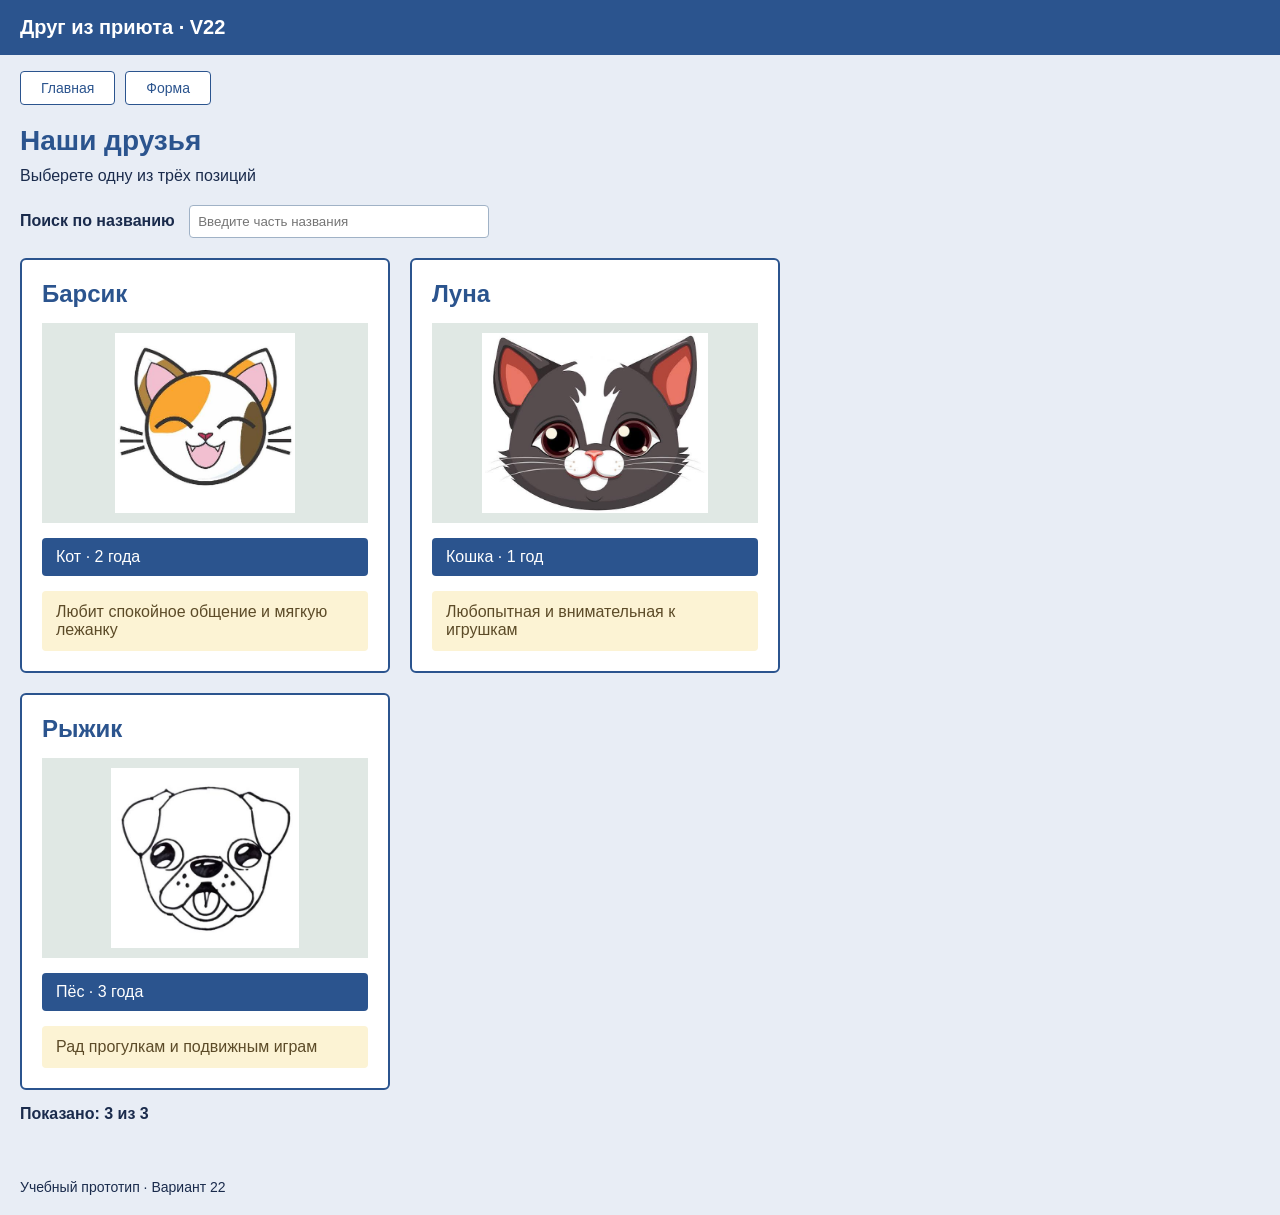
<file: catalog.html>
<!DOCTYPE html>
<html lang="ru">
<head>
    <meta charset="UTF-8">
    <meta name="viewport" content="width=device-width, initial-scale=1.0">
    <title>Наши друзья</title>
    <link rel="stylesheet" href="style.css">
    <link rel="manifest" href="manifest.webmanifest">
    <meta name="theme-color" content="#24547a">
    <link rel="icon" type="image/jpeg" href="p/images (3).jpg">
    <link rel="apple-touch-icon" href="p/images (3).png">
</head>
<body>

<header class="site-header">
    <h1 class="site-title">Друг из приюта · V22</h1>
</header>

<nav class="main-nav">
    <a href="main.html">Главная</a>
    <a href="forma.html">Форма</a>
</nav>

<main class="page">
    <h2 class="page-title">Наши друзья</h2>
    <p class="subtitle">Выберете одну из трёх позиций</p>

    <!-- Строка поиска -->
    <p style="margin-bottom: 20px;">
        <label for="search" style="font-weight: bold; margin-right: 10px;">Поиск по названию</label>
        <input id="search" type="search" placeholder="Введите часть названия" style="padding: 8px; border-radius: 4px; border: 1px solid #a0b2c6; width: 100%; max-width: 300px;">
    </p>

    <!-- Пустой контейнер для карточек -->
    <div id="catalog-list" class="products"></div>

    <!-- Счетчик результатов -->
    <p id="status" role="status" style="font-weight: bold; margin-top: 15px;"></p>
</main>

<footer class="site-footer">
    Учебный прототип · Вариант 22
</footer>

<!-- Подключаем скрипт для каталога -->
<script src="catalog-page.js" defer></script>

<!-- Регистрация Service Worker -->
<script>
  if ('serviceWorker' in navigator) {
    window.addEventListener('load', () => {
      navigator.serviceWorker.register('./sw.js')
        .then(reg => console.log('SW зарегистрирован', reg))
        .catch(err => console.log('Ошибка SW', err));
    });
  }
</script>
</body>
</html>
</file>
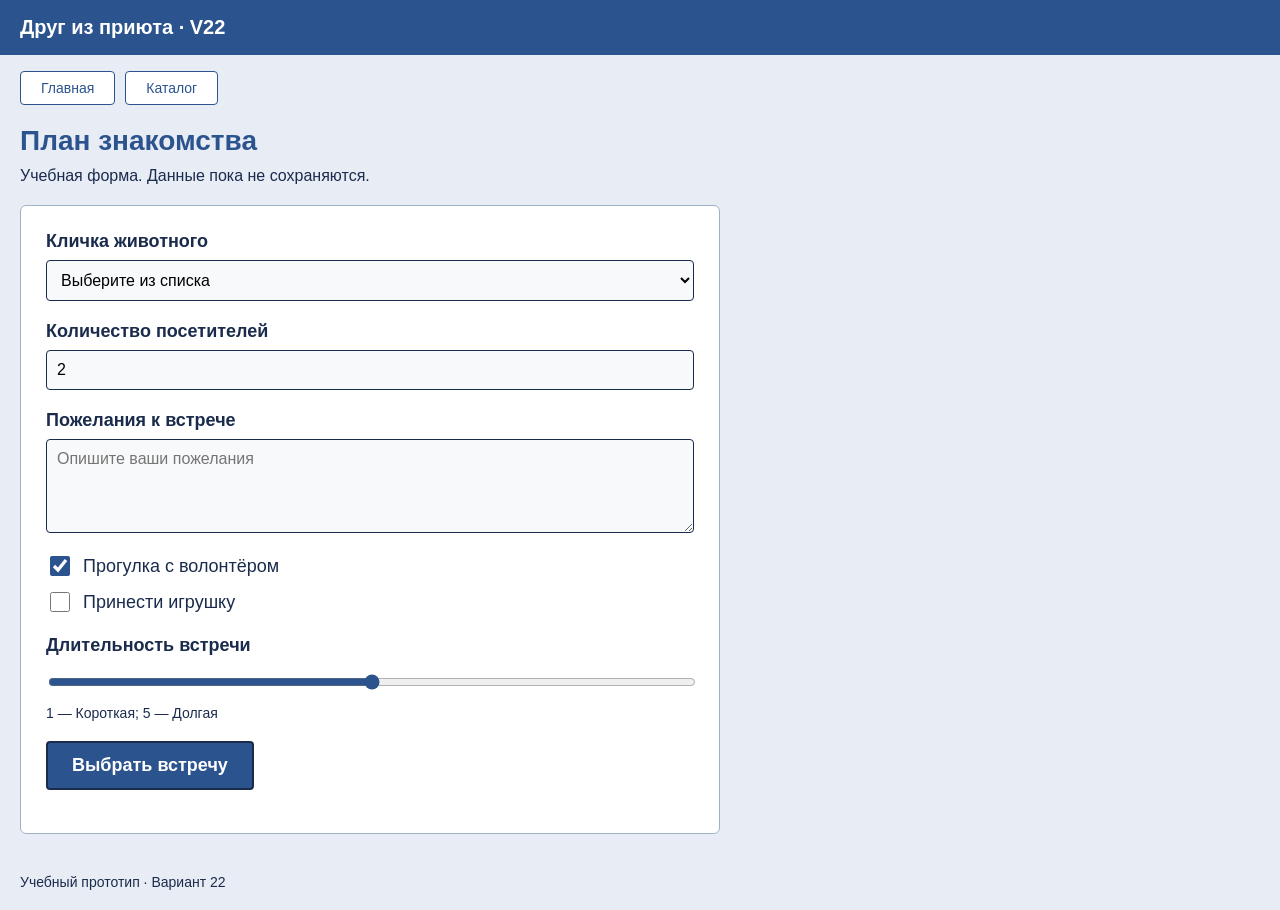
<file: forma.html>
<!DOCTYPE html>
<html lang="ru">
<head>
    <meta charset="UTF-8">
    <meta name="viewport" content="width=device-width, initial-scale=1.0">
    <title>План знакомства</title>
    <link rel="stylesheet" href="style.css">
    <link rel="manifest" href="manifest.webmanifest">
    <meta name="theme-color" content="#24547a">
    <link rel="icon" type="image/jpeg" href="p/images (3).jpg">
    <link rel="apple-touch-icon" href="p/images (3).png">
</head>
<body>

<header class="site-header">
    <h1 class="site-title">Друг из приюта · V22</h1>
</header>

<nav class="main-nav">
    <a href="main.html">Главная</a>
    <a href="catalog.html">Каталог</a>
</nav>

<main class="page">
    <h2 class="page-title">План знакомства</h2>
    <p class="subtitle">Учебная форма. Данные пока не сохраняются.</p>

    <form class="request-form" method="get">
        <div class="form-field">
            <label for="item">Кличка животного</label>
            <select id="item" name="item" required>
                <option value="">Выберите из списка</option>
                <option value="barsik">Барсик</option>
                <option value="ryzhik">Рыжик</option>
                <option value="luna">Луна</option>
            </select>
        </div>

        <div class="form-field">
            <label for="quantity">Количество посетителей</label>
            <input type="number" id="quantity" name="quantity" value="2" min="1" step="1" required>
        </div>

        <div class="form-field">
            <label for="wishes">Пожелания к встрече</label>
            <textarea id="wishes" name="wishes" rows="4" placeholder="Опишите ваши пожелания"></textarea>
        </div>

        <div class="checkbox-field">
            <label class="checkbox-label"><input type="checkbox" checked name="walk"> Прогулка с волонтёром</label>
            <label class="checkbox-label"><input type="checkbox" name="toy"> Принести игрушку</label>
        </div>

        <div class="form-field">
            <label for="duration">Длительность встречи</label>
            <input type="range" id="duration" name="duration" min="1" max="5" value="3">
            <div class="range-labels"><span>1 — Короткая; 5 — Долгая</span></div>
        </div>

        <button type="submit" class="btn-submit">Выбрать встречу</button>

        <!-- Абзац для вывода результата -->
        <p id="result" role="status" aria-live="polite" style="font-weight: bold; font-size: 18px; margin-top: 15px; color: #2b548e;"></p>
    </form>
</main>

<footer class="site-footer">
    Учебный прототип · Вариант 22
</footer>

<!-- Подключаем скрипт для формы -->
<script src="form.js" defer></script>

<!-- Скрипт Service Worker -->
<script>
  if ('serviceWorker' in navigator) {
    window.addEventListener('load', () => {
      navigator.serviceWorker.register('./sw.js')
        .then(reg => console.log('SW зарегистрирован', reg))
        .catch(err => console.log('Ошибка SW', err));
    });
  }
</script>
</body>
</html>
</file>
<file: style.css>
/* ===== Базовые стили ===== */
* {
    box-sizing: border-box;
}

body {
    font-family: Arial, sans-serif;
    background-color: #e8edf5;
    color: #1a2b4c;
    margin: 0;
    padding: 0;
    display: flex;
    flex-direction: column;
    min-height: 100vh;
    overflow-wrap: anywhere; /* Защита от вылезания длинных слов */
}

/* ===== Шапка ===== */
.site-header {
    background-color: #2b548e;
    padding: 16px 20px;
    color: white;
}

.site-title {
    margin: 0;
    font-size: 20px;
    font-weight: bold;
}

/* ===== Меню ===== */
.main-nav {
    display: flex;
    flex-wrap: wrap; /* Разрешаем перенос ссылок на узком экране */
    gap: 10px;
    padding: 16px 20px 0;
}

.main-nav a {
    display: block;
    padding: 8px 20px;
    background-color: #ffffff;
    color: #2b548e;
    text-decoration: none;
    font-size: 14px;
    border: 1px solid #2b548e;
    border-radius: 4px;
    transition: background 0.2s ease;
    max-width: 100%; /* Ссылка не вылезет за экран */
}

.main-nav a:hover {
    background-color: #f0f4fa;
}

/* ===== Основная часть ===== */
.page {
    padding: 20px;
    max-width: 800px;
    flex: 1;
}

.page-title {
    margin: 0 0 10px;
    font-size: 28px;
    color: #2b548e;
}

.subtitle {
    font-size: 16px;
    margin: 0 0 20px;
}

/* ===== Главная страница (Hero) ===== */
.hero-image {
    background-color: #e0e8e4;
    padding: 20px;
    width: 300px;
    margin-bottom: 20px;
}

.hero-image img {
    width: 100%;
    display: block;
}

.description-text {
    font-size: 18px;
    line-height: 1.5;
    margin-bottom: 20px;
}

.links-list {
    display: flex;
    flex-direction: column;
    gap: 10px;
}

.links-list a {
    color: #2b548e;
    font-size: 18px;
    text-decoration: underline;
}

/* ===== Карточки каталога ===== */
.products {
    display: flex;
    flex-wrap: wrap;
    gap: 20px; 
    margin-top: 20px;
}

.card {
    background-color: #ffffff;
    border: 2px solid #2b548e;
    border-radius: 6px;
    padding: 20px;
    display: flex;
    flex-direction: column;
    gap: 15px;
    cursor: pointer;
    transition: transform 0.18s ease, box-shadow 0.18s ease;
    
    /* Жестко задаем ширину: ровно половина минус половина зазора */
    flex: 0 1 calc(50% - 10px); 
    max-width: 100%;
}

.card:hover {
    transform: translateY(-2px);
    box-shadow: 0 4px 12px rgba(43, 84, 142, 0.15);
}

.card-name {
    font-size: 24px;
    margin: 0;
    color: #2b548e;
    font-weight: bold;
}

/* Контейнер для картинки — задаем фиксированную высоту */
.card-image {
    background-color: #e0e8e4;
    width: 100%;
    height: 200px; /* Фиксированная высота */
    padding: 10px;
    overflow: hidden;
}

/* Сама картинка — вписываем в контейнер */
.card-image img {
    width: 100%;
    height: 100%;
    object-fit: contain; /* Картинка вписывается, сохраняя пропорции */
    display: block;
}

.card-badge {
    background-color: #2b548e;
    color: white;
    padding: 10px 14px;
    margin: 0;
    font-size: 16px;
    border-radius: 4px;
}

.card-desc {
    background-color: #fcf3d4;
    padding: 12px 14px;
    margin: 0;
    font-size: 16px;
    color: #5c4b28;
    border-radius: 4px;
    flex-grow: 1; 
}

/* ===== Форма ===== */
.request-form {
    background-color: #ffffff;
    border: 1px solid #a0b2c6;
    border-radius: 6px;
    padding: 25px;
    max-width: 700px;
}

.form-field {
    margin-bottom: 20px;
    display: flex;
    flex-direction: column;
    gap: 8px;
}

.form-field label {
    font-weight: bold;
    font-size: 18px;
    color: #1a2b4c;
}

.form-field select,
.form-field input[type="number"],
.form-field textarea {
    width: 100%;
    min-width: 0;
    max-width: 100%;
    padding: 10px;
    border: 1px solid #1a2b4c;
    border-radius: 4px;
    font-size: 16px;
    background-color: #f8f9fb;
    font-family: Arial, sans-serif;
}

.form-field textarea {
    resize: vertical;
}

.form-field input[type="range"] {
    width: 100%;
    margin-top: 10px;
    accent-color: #2b548e;
}

.range-labels {
    font-size: 14px;
    margin-top: 5px;
}

.checkbox-field {
    display: flex;
    flex-direction: column;
    gap: 10px;
    margin-bottom: 20px;
}

.checkbox-label {
    display: flex;
    align-items: center;
    gap: 10px;
    font-size: 18px;
}

.checkbox-label input {
    width: 20px;
    height: 20px;
    accent-color: #2b548e;
}

.btn-submit {
    display: inline-block;
    padding: 12px 24px;
    background-color: #2b548e;
    color: white;
    font-weight: bold;
    font-size: 18px;
    border: 2px solid #1a2b4c;
    border-radius: 4px;
    cursor: pointer;
    transition: background 0.2s ease;
    font-family: Arial, sans-serif;
}

.btn-submit:hover {
    background-color: #1a2b4c;
}

/* ===== Ссылки и подсказки под формой ===== */
.form-footer-links {
    margin-top: 20px;
}

.link-back {
    font-size: 18px;
    color: #2b548e;
    text-decoration: underline;
}

.link-back:hover {
    text-decoration: none;
}

.hint-text {
    font-size: 14px;
    color: #5c6776;
    margin-top: 15px;
}

/* ===== Эффект фокуса с клавиатуры ===== */
a:focus-visible,
input:focus-visible,
select:focus-visible,
textarea:focus-visible,
button:focus-visible {
    outline: 3px solid #C2410C;
    outline-offset: 3px;
}

/* ===== Подвал ===== */
.site-footer {
    padding: 20px;
    font-size: 14px;
    color: #1a2b4c;
    margin-top: auto;
}

/* ===== АДАПТАЦИЯ ДЛЯ УЗКОГО ЭКРАНА (до 600px) ===== */
@media (max-width: 600px) {
    .page {
        padding: 15px;
    }
    
    /* На телефоне карточки строго в один столбик на 100% ширины */
    .products > .card {
        flex: 1 1 100%; 
        width: 100%;
    }
    
    .card-image {
        height: 250px; 
    }
}
</file>
